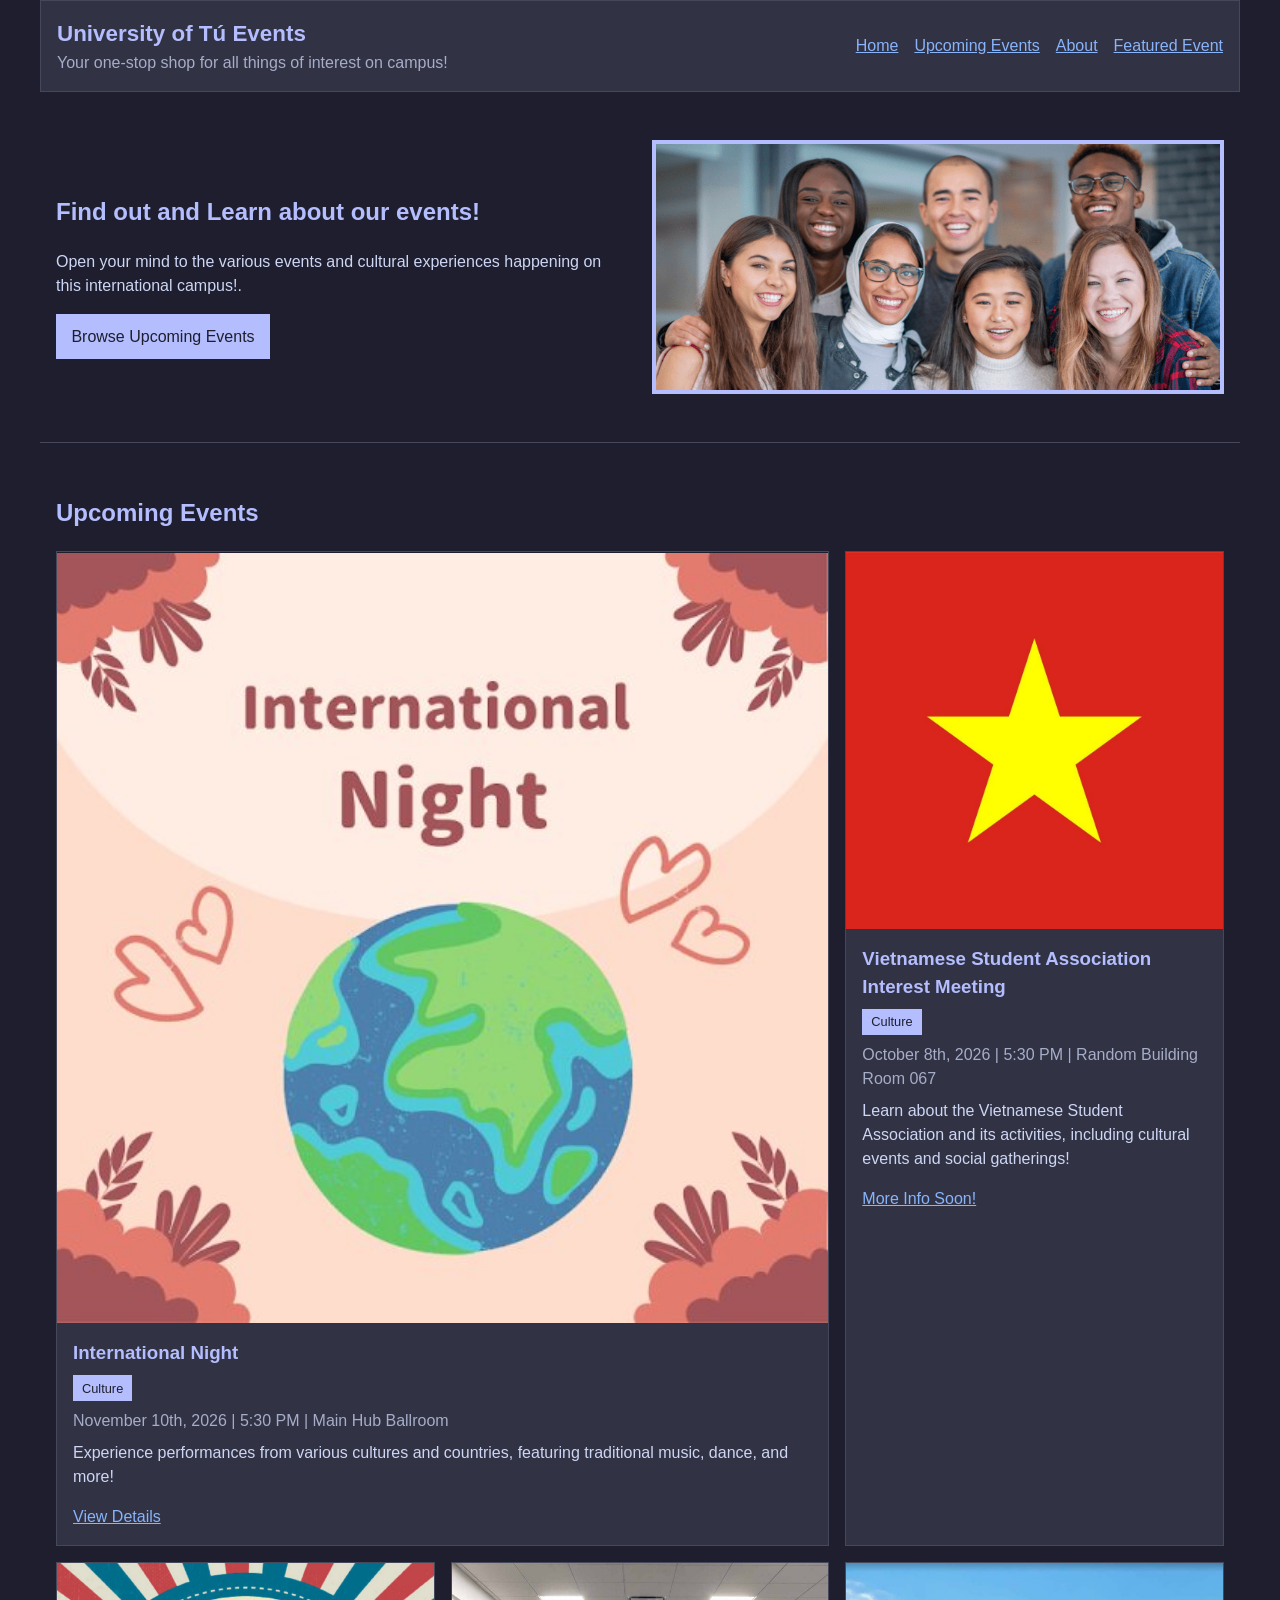
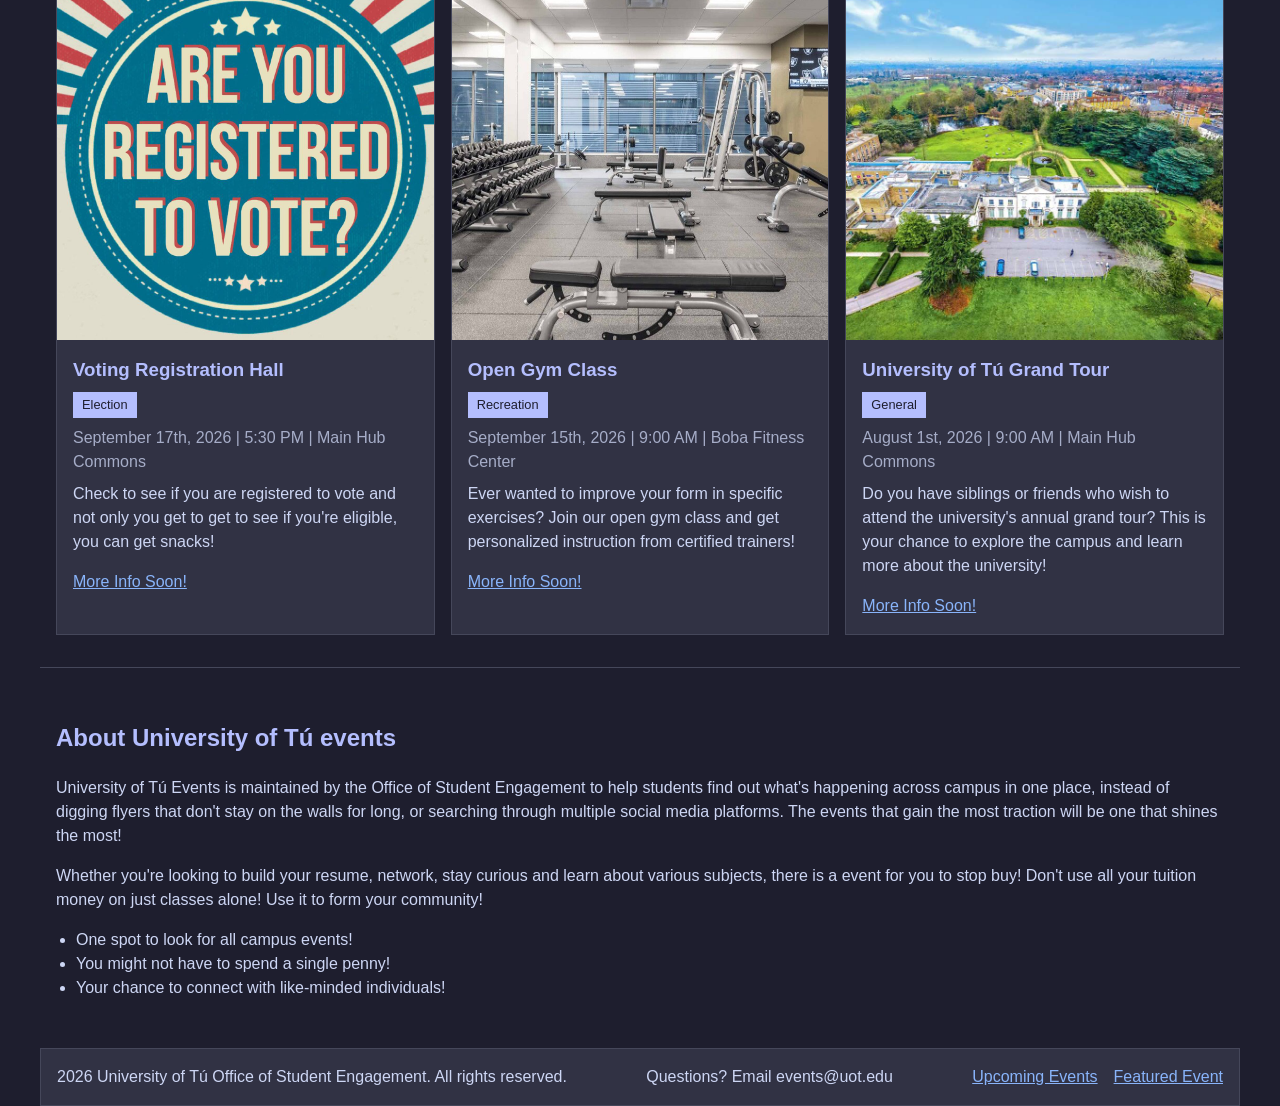
<file: index.html>
<!DOCTYPE html>
<html lang="en">
<head>
    <meta charset="UTF-8">
    <meta name="viewport" content="width=device-width, initial-scale=1.0">
    <title>University of Tú Events | Home</title>
    <link rel="stylesheet" href="css/styles.css">
</head>
<body>
    <header class="site-header">
        <div class="branding">
            <p class="logo">University of Tú Events</p>
            <p class="tagline">Your one-stop shop for all things of interest on campus!</p>
        </div>
        <nav class="primary-nav" aria-label="Primary">
            <ul>
                <li><a href="index.html">Home</a></li>
                <li><a href="#events">Upcoming Events</a></li>
                <li><a href="#about">About</a></li>
                <li><a href="event.html">Featured Event</a></li>
            </ul>
        </nav>
    </header>

    <main>
        <section class="hero">
            <div class="hero-text">
                <h1>Find out and Learn about our events!</h1>
                <p>Open your mind to the various events and cultural experiences happening on this international campus!.</p>
                <a class="button" href="#events">Browse Upcoming Events</a>
            </div>
            <figure class="hero-figure">
                <img id="hero-image"src="images/students.jpg" alt="Students gathering on campus">
            </figure>
        </section>

        <section id="events" class="events-section">
            <h2>Upcoming Events</h2>
            <div class="events-grid">
                <article class="featured-event-card">
                    <img src="images/International Night.jpg" alt="International Night">
                    <div class="event-card-body">
                        <h3>International Night</h3>
                        <span class="category">Culture</span>
                        <p class="event-info">November 10th, 2026 | 5:30 PM | Main Hub Ballroom</p>
                        <p>Experience performances from various cultures and countries, featuring traditional music, dance, and more!</p>
                        <a href="event.html">View Details</a>
                    </div>
                </article>

                <article class="event-card">
                    <img src="images/Vietnamese Meeting.jpg" alt="Vietnamese Meeting">
                    <div class="event-card-body">
                        <h3>Vietnamese Student Association Interest Meeting</h3>
                        <span class="category">Culture</span>
                        <p class="event-info">October 8th, 2026 | 5:30 PM | Random Building Room 067</p>
                        <p>Learn about the Vietnamese Student Association and its activities, including cultural events and social gatherings!</p>
                        <a href="#">More Info Soon!</a>
                    </div>
                </article>

                <article class="event-card">
                    <img src="images/Voting Registration.jpg" alt="Voting Registration Hall">
                    <div class="event-card-body">
                        <h3>Voting Registration Hall</h3>
                        <span class="category">Election</span>
                        <p class="event-info">September 17th, 2026 | 5:30 PM | Main Hub Commons</p>
                        <p>Check to see if you are registered to vote and not only you get to get to see if you're eligible, you can get snacks!</p>
                        <a href="#">More Info Soon!</a>
                    </div>
                </article>

                <article class="event-card">
                    <img src="images/Open Gym Class.jpg" alt="Open Gym Class">
                    <div class="event-card-body">
                        <h3>Open Gym Class</h3>
                        <span class="category">Recreation</span>
                        <p class="event-info">September 15th, 2026 | 9:00 AM | Boba Fitness Center</p>
                        <p>Ever wanted to improve your form in specific exercises? Join our open gym class and get personalized instruction from certified trainers!</p>
                        <a href="#">More Info Soon!</a>
                    </div>
                </article>

                <article class="event-card">
                    <img src="images/Campus Tour.jpg" alt="Grand Tour">
                    <div class="event-card-body">
                        <h3>University of Tú Grand Tour</h3>
                        <span class="category">General</span>
                        <p class="event-info">August 1st, 2026 | 9:00 AM | Main Hub Commons</p>
                            <p>Do you have siblings or friends who wish to attend the university's annual grand tour? This is your chance to explore the campus and learn more about the university!</p>
                            <a href="#">More Info Soon!</a>
                    </div>
                </article>
            </div>
        </section>

        <section id="about" class="about-section">
            <h2>About University of Tú events</h2>
            <p>University of Tú Events is maintained by the Office of Student Engagement to help students find out what's happening across campus in one place, instead of digging flyers that don't stay on the walls for long, or searching through multiple social media platforms. The events that gain the most traction will be one that shines the most!</p>
            <p>Whether you're looking to build your resume, network, stay curious and learn about various subjects, there is a event for you to stop buy! Don't use all your tuition money on just classes alone! Use it to form your community!</p>
            <ul class="benefits-list">
                <li>One spot to look for all campus events!</li>
                <li>You might not have to spend a single penny!</li>
                <li>Your chance to connect with like-minded individuals!</li>
            </ul>
        </section>
    </main>

    <footer class="site-footer">
        <p>2026 University of Tú Office of Student Engagement. All rights reserved.</p>
        <p>Questions? Email events@uot.edu</p>
        <nav class="footer-nav" aria-label="Footer">
            <ul>
                <li><a href="#events">Upcoming Events</a></li>
                <li><a href="event.html">Featured Event</a></li>
            </ul>
        </nav>
    </footer>
</body>
</html>
</file>
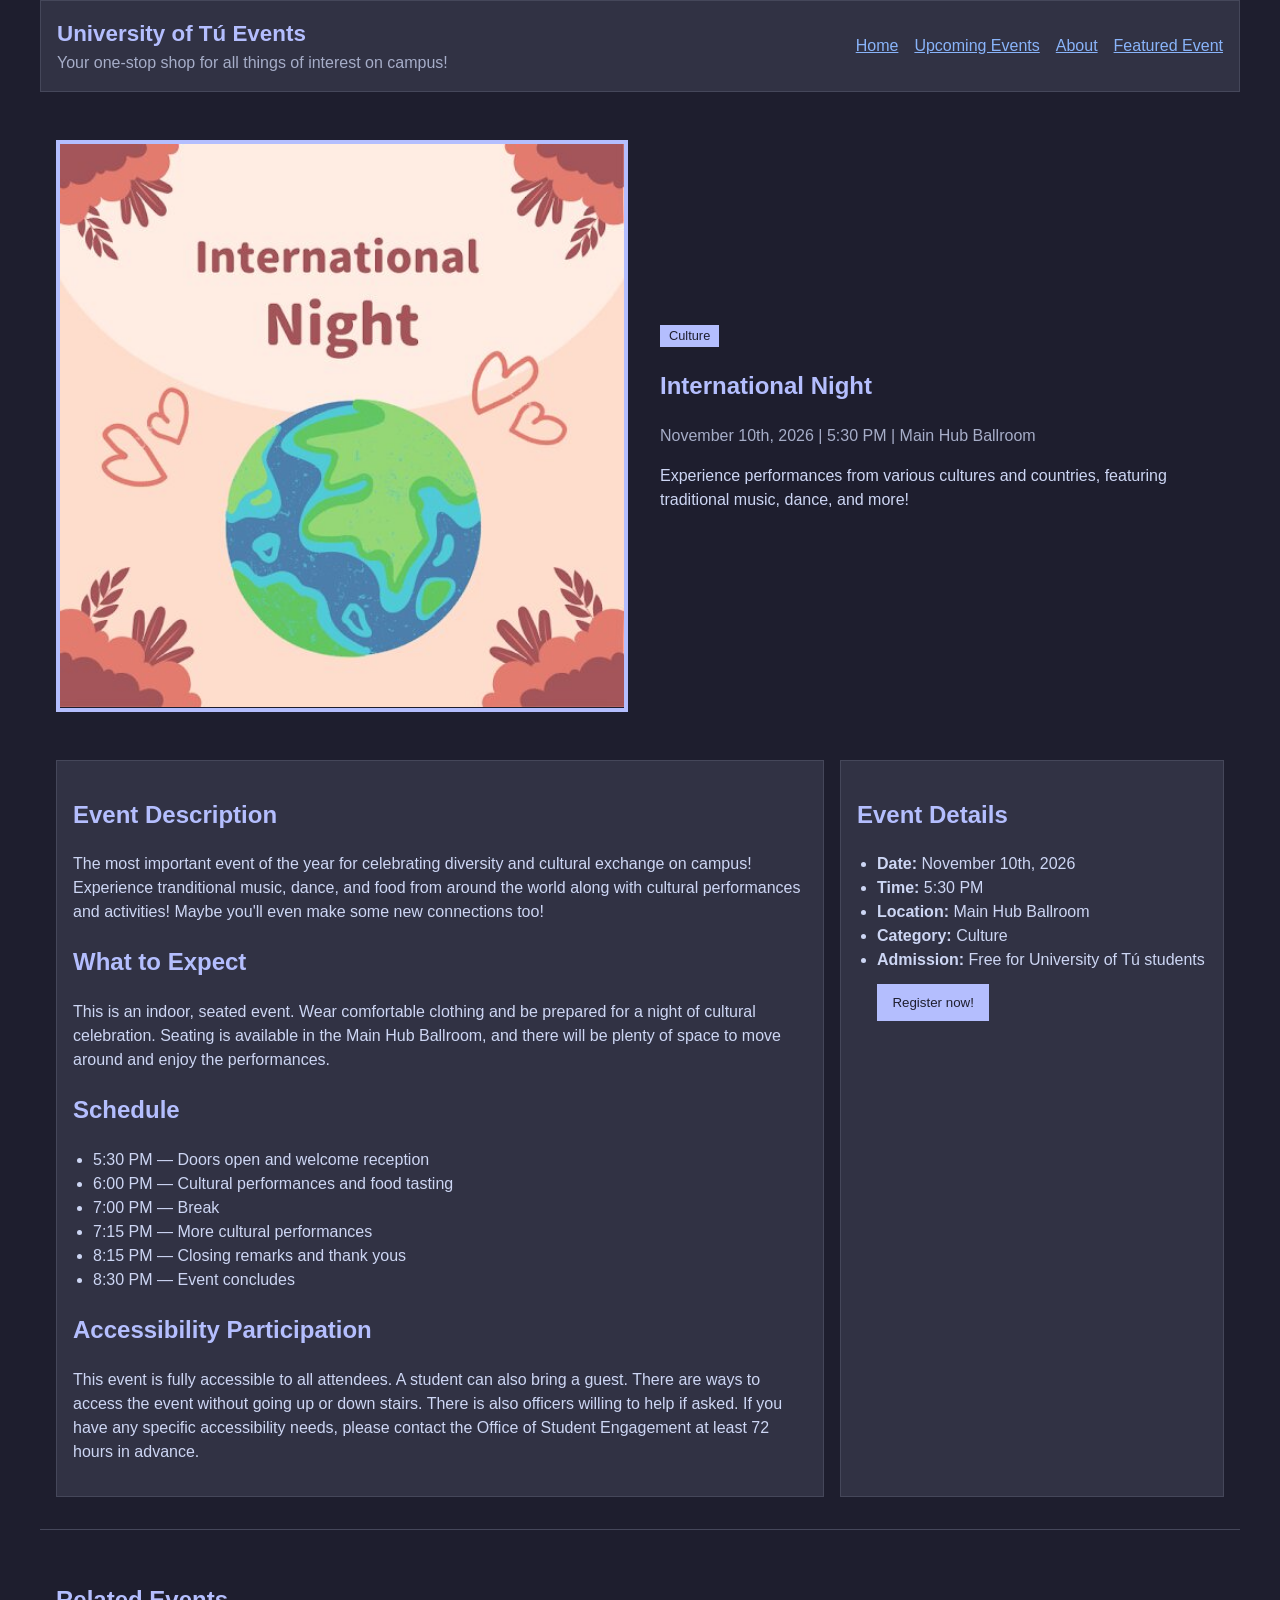
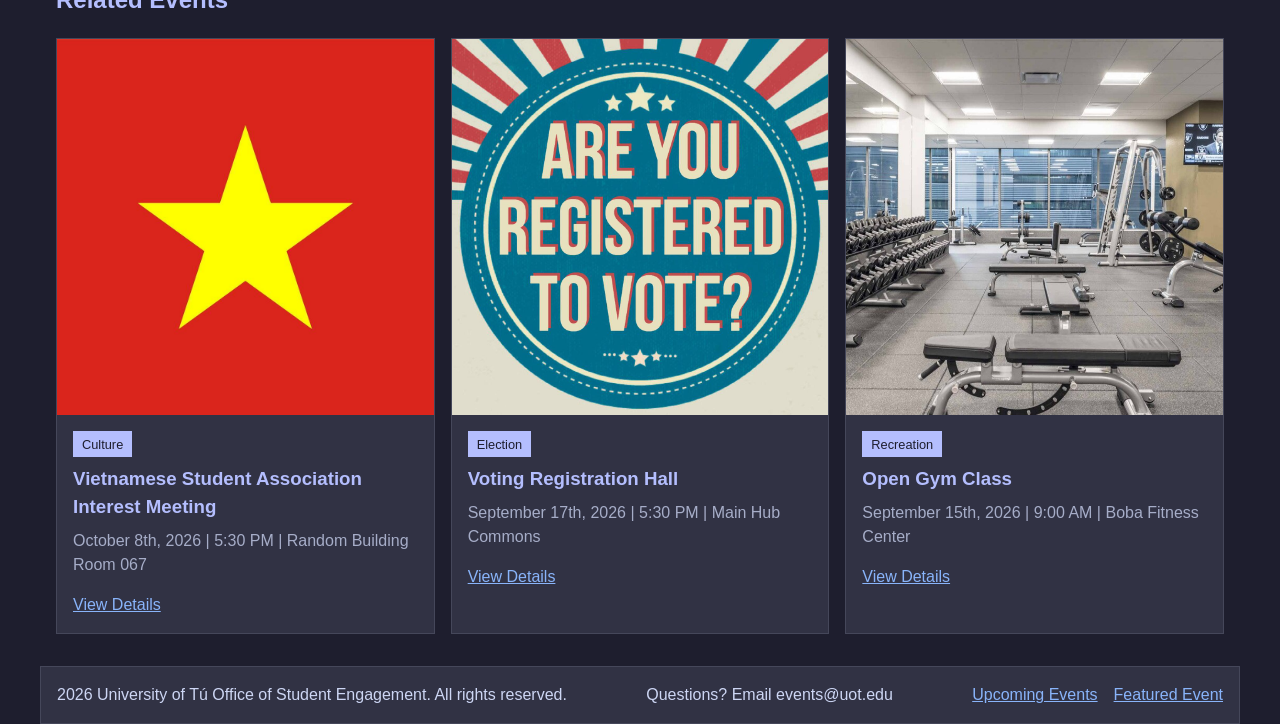
<file: event.html>
<!DOCTYPE html>
<html lang="en">
<head>
    <meta charset="UTF-8">
    <meta name="viewport" content="width=device-width, initial-scale=1.0">
    <title>University of Tú Events | Home</title>
    <link rel="stylesheet" href="css/styles.css">
</head>
<body>
    <header class="site-header">
        <div class="branding">
            <p class="logo">University of Tú Events</p>
            <p class="tagline">Your one-stop shop for all things of interest on campus!</p>
        </div>
        <nav class="primary-nav" aria-label="Primary">
            <ul>
                <li><a href="index.html">Home</a></li>
                <li><a href="index.html#events">Upcoming Events</a></li>
                <li><a href="index.html#about">About</a></li>
                <li><a href="event.html">Featured Event</a></li>
            </ul>
        </nav>
    </header>

    <main>
        <section class="event-intro">
            <figure class="event-hero-figure">
                <img src="images/International Night.jpg" alt="International Night">
                
            </figure>
            <div class="event-intro-text">
                <span class="category">Culture</span>
                <h1>International Night</h1>
                <p class="event-info">November 10th, 2026 | 5:30 PM | Main Hub Ballroom</p>
                <p>Experience performances from various cultures and countries, featuring traditional music, dance, and more!</p>
            </div>
        </section>

        <div class="event-layout">
            <article class="event-main">
                <h2>Event Description</h2>
                <p>The most important event of the year for celebrating diversity and cultural exchange on campus! Experience tranditional music, dance, and food from around the world along with cultural performances and activities! Maybe you'll even make some new connections too!</p>

                <h2>What to Expect</h2>
                <p>This is an indoor, seated event. Wear comfortable clothing and be prepared for a night of cultural celebration. Seating is available in the Main Hub Ballroom, and there will be plenty of space to move around and enjoy the performances.</p>

                <h2>Schedule</h2>
                <ul class="agenda-list">
                    <li>5:30 PM — Doors open and welcome reception</li>
                    <li>6:00 PM — Cultural performances and food tasting</li>
                    <li>7:00 PM — Break</li>
                    <li>7:15 PM — More cultural performances</li>
                    <li>8:15 PM — Closing remarks and thank yous</li>
                    <li>8:30 PM — Event concludes</li>
                </ul>

                <h2>Accessibility Participation</h2>
                <p>This event is fully accessible to all attendees. A student can also bring a guest. There are ways to access the event without going up or down stairs. There is also officers willing to help if asked. If you have any specific accessibility needs, please contact the Office of Student Engagement at least 72 hours in advance.</p>
            </article>

            <aside class="event-sidebar">
                <h2>Event Details</h2>
                <ul class="event-details-list">
                    <li><strong>Date:</strong> November 10th, 2026</li>
                    <li><strong>Time:</strong> 5:30 PM</li>
                    <li><strong>Location:</strong> Main Hub Ballroom</li>
                    <li><strong>Category:</strong> Culture</li>
                    <li><strong>Admission:</strong> Free for University of Tú students</li>
                    <button id="register-button"> Register now!</button>
                </ul>
            </aside>
        </div>

        <section class="related-events">
            <h2>Related Events</h2>
            <div class="related-events-list">
                <article class="compact-event-card">
                    <img src="images/Vietnamese Meeting.jpg" alt="Vietnamese Meeting">
                    <div class="event-card-body">
                        <span class="category">Culture</span>
                        <h3>Vietnamese Student Association Interest Meeting</h3>
                        <p class="event-info">October 8th, 2026 | 5:30 PM | Random Building Room 067</p>
                        <a href="index.html#events">View Details</a>
                    </div>
                </article>

                <article class="compact-event-card">
                    <img src="images/Voting Registration.jpg" alt="Voting Registration Hall">
                    <div class="event-card-body">
                        <span class="category">Election</span>
                        <h3>Voting Registration Hall</h3>
                        <p class="event-info">September 17th, 2026 | 5:30 PM | Main Hub Commons</p>
                        <a href="index.html#events">View Details</a>
                    </div>
                </article>

                <article class="compact-event-card">
                    <img src="images/Open Gym Class.jpg" alt="Open Gym Class">
                    <div class="event-card-body">
                        <span class="category">Recreation</span>
                        <h3>Open Gym Class</h3>
                        <p class="event-info">September 15th, 2026 | 9:00 AM | Boba Fitness Center</p>
                        <a href="index.html#events">View Details</a>
                    </div>
                </article>
            </div>
        </section>
    </main>

    <footer class="site-footer">
        <p>2026 University of Tú Office of Student Engagement. All rights reserved.</p>
        <p>Questions? Email events@uot.edu</p>
        <nav class="footer-nav" aria-label="Footer">
            <ul>
                <li><a href="#events">Upcoming Events</a></li>
                <li><a href="event.html">Featured Event</a></li>
            </ul>
        </nav>
    </footer>
</body>
</html>
</file>
<file: css/styles.css>
/* Catppuccin Mocha with lavender accents */
:root {
	--base: #1e1e2e;
	--surface: #313244;
	--overlay: #45475a;
	--text: #cdd6f4;
	--subtext: #a6adc8;
	--lavender: #b4befe;
	--blue: #89b4fa;
}

body {
	max-width: 1200px;
	margin: 0 auto;
	color: var(--text);
	background: var(--base);
	font-family: Arial, sans-serif;
	line-height: 1.5;
}

img {
	display: block;
	width: 100%;
	max-width: 100%;
	height: auto;
	object-fit: contain;
}

a {
	color: var(--blue);
}

h1,
h2,
h3 {
	color: var(--lavender);
}

.site-header,
.site-footer {
	padding: 16px;
	background: var(--surface);
	border: 1px solid var(--overlay);
}

.site-header {
	display: flex;
	align-items: center;
	justify-content: space-between;
	gap: 16px;
	flex-wrap: wrap;
}

.logo,
.tagline,
.site-footer p {
	margin: 0;
}

.logo {
	color: var(--lavender);
	font-size: 1.4rem;
	font-weight: bold;
}

.tagline,
.event-info {
	color: var(--subtext);
}

.primary-nav ul,
.footer-nav ul {
	display: flex;
	align-items: center;
	gap: 16px;
	flex-wrap: wrap;
	padding: 0;
	margin: 0;
	list-style: none;
}

.hero,
.event-intro {
	display: flex;
	align-items: center;
	gap: 32px;
	padding: 48px 16px;
}

.hero-text,
.hero-figure,
.event-hero-figure,
.event-intro-text {
	flex: 1 1 0;
}

.hero-figure,
.event-hero-figure {
	margin: 0;
	border: 4px solid var(--lavender);
}

.event-hero-figure img {
	aspect-ratio: 1 / 1;
	object-fit: contain;
	background: var(--base);
}

#hero-image {
	width: 100%;
	height: auto;
}

.button,
#register-button {
	display: inline-block;
	padding: 9.6px 14.4px;
	color: var(--base);
	background: var(--lavender);
	border: 1px solid var(--lavender);
	text-decoration: none;
}

.events-section,
.about-section,
.related-events {
	padding: 32px 16px;
	border-top: 1px solid var(--overlay);
}

.events-grid {
	display: grid;
	grid-template-columns: repeat(3, minmax(0, 1fr));
	gap: 16px;
}

.featured-event-card {
	grid-column: span 2;
}

.event-card,
.featured-event-card,
.compact-event-card,
.event-main,
.event-sidebar {
	background: var(--surface);
	border: 1px solid var(--overlay);
}

.event-card img,
.featured-event-card img,
.compact-event-card img {
	aspect-ratio: 1 / 1;
	object-fit: contain;
	background: var(--base);
}

.event-card-body {
	display: flex;
	align-items: flex-start;
	flex-direction: column;
	gap: 8px;
	padding: 16px;
}

.event-card-body h3,
.event-card-body p {
	margin: 0;
}

.event-card-body a {
	margin-top: 8px;
}

.category {
	padding: 2.4px 8px;
	color: var(--base);
	background: var(--lavender);
	border: 1px solid var(--lavender);
	font-size: 0.8rem;
}

.benefits-list,
.agenda-list,
.event-details-list {
	padding-left: 20px;
}

.event-layout {
	display: grid;
	grid-template-columns: minmax(0, 2fr) minmax(220px, 1fr);
	gap: 16px;
	padding: 0 16px 32px;
}

.event-main,
.event-sidebar {
	padding: 16px;
}

#register-button {
	margin-top: 12px;
	cursor: pointer;
}

.related-events-list {
	display: grid;
	grid-template-columns: repeat(3, minmax(0, 1fr));
	gap: 16px;
}

.site-footer {
	display: flex;
	align-items: center;
	justify-content: space-between;
	gap: 16px;
	flex-wrap: wrap;
}

@media (max-width: 900px) {
	.events-grid,
	.related-events-list {
		grid-template-columns: repeat(2, minmax(0, 1fr));
	}

	.featured-event-card {
		grid-column: span 2;
	}
}

@media (max-width: 600px) {
	.site-header,
	.site-footer,
	.hero,
	.event-intro {
		align-items: stretch;
		flex-direction: column;
	}

	.primary-nav ul,
	.footer-nav ul {
		justify-content: flex-start;
	}

	.events-grid,
	.related-events-list,
	.event-layout {
		grid-template-columns: 1fr;
	}

	.featured-event-card {
		grid-column: auto;
	}
}
</file>
